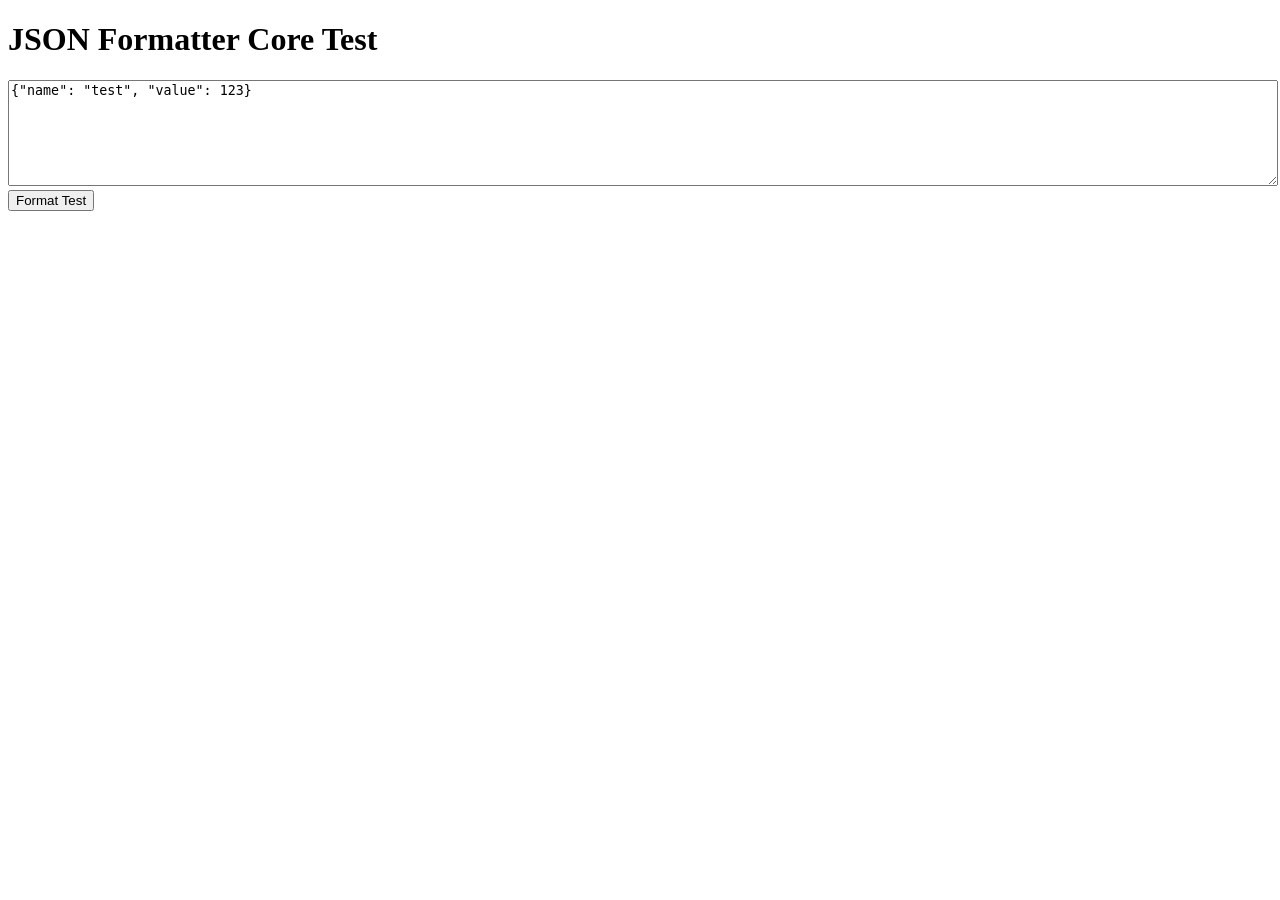
<file: test_minimal.html>
<!DOCTYPE html>
<html>
<head>
    <title>JSON Formatter Test</title>
</head>
<body>
    <h1>JSON Formatter Core Test</h1>
    <textarea id="json-input" style="width: 100%; height: 100px">{"name": "test", "value": 123}</textarea>
    <button onclick="testFormat()">Format Test</button>
    <pre id="output"></pre>
    
    <script>
    function testFormat() {
        try {
            const input = document.getElementById('json-input').value;
            const parsed = JSON.parse(input);
            const formatted = JSON.stringify(parsed, null, 2);
            document.getElementById('output').textContent = formatted;
            console.log('✅ Core formatting works');
        } catch (e) {
            document.getElementById('output').textContent = 'Error: ' + e.message;
            console.error('❌ Error:', e);
        }
    }
    
    // Test if basic JS works
    console.log('✅ Basic JS loaded');
    </script>
</body>
</html>
</file>
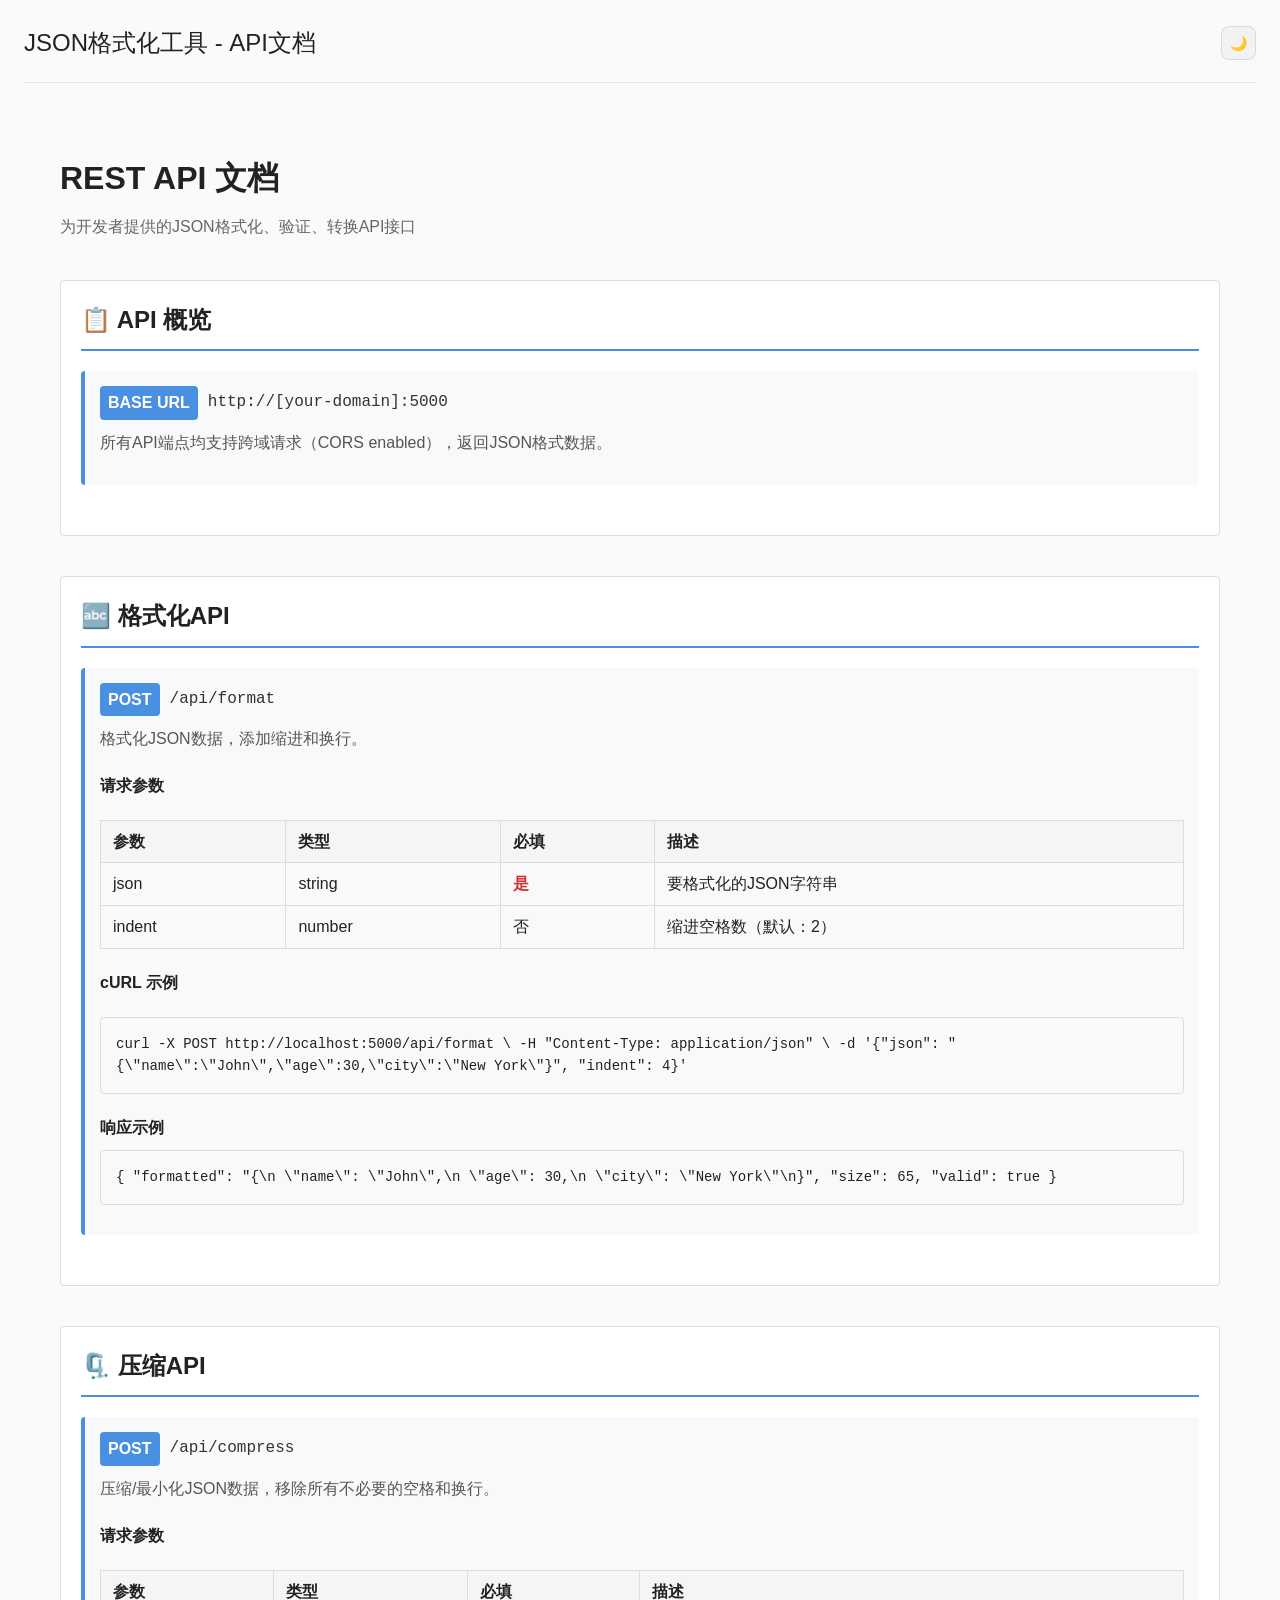
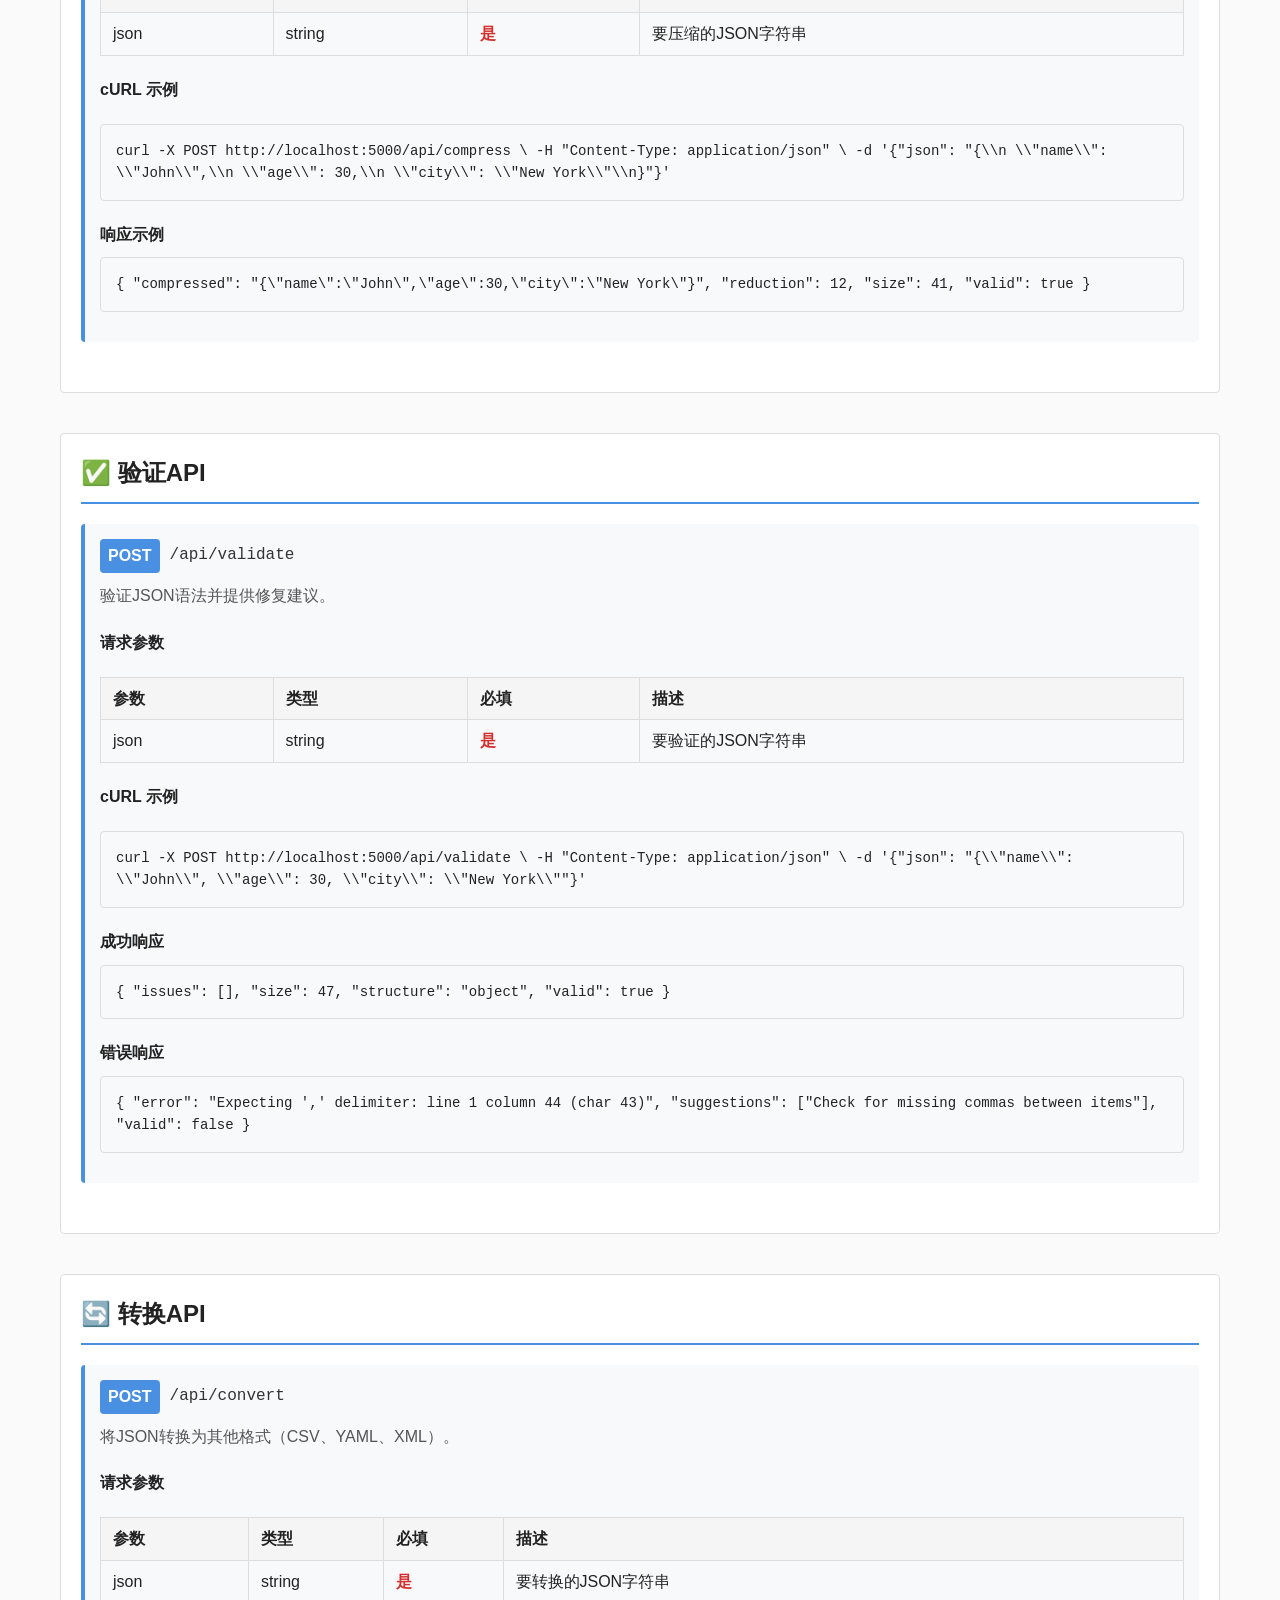
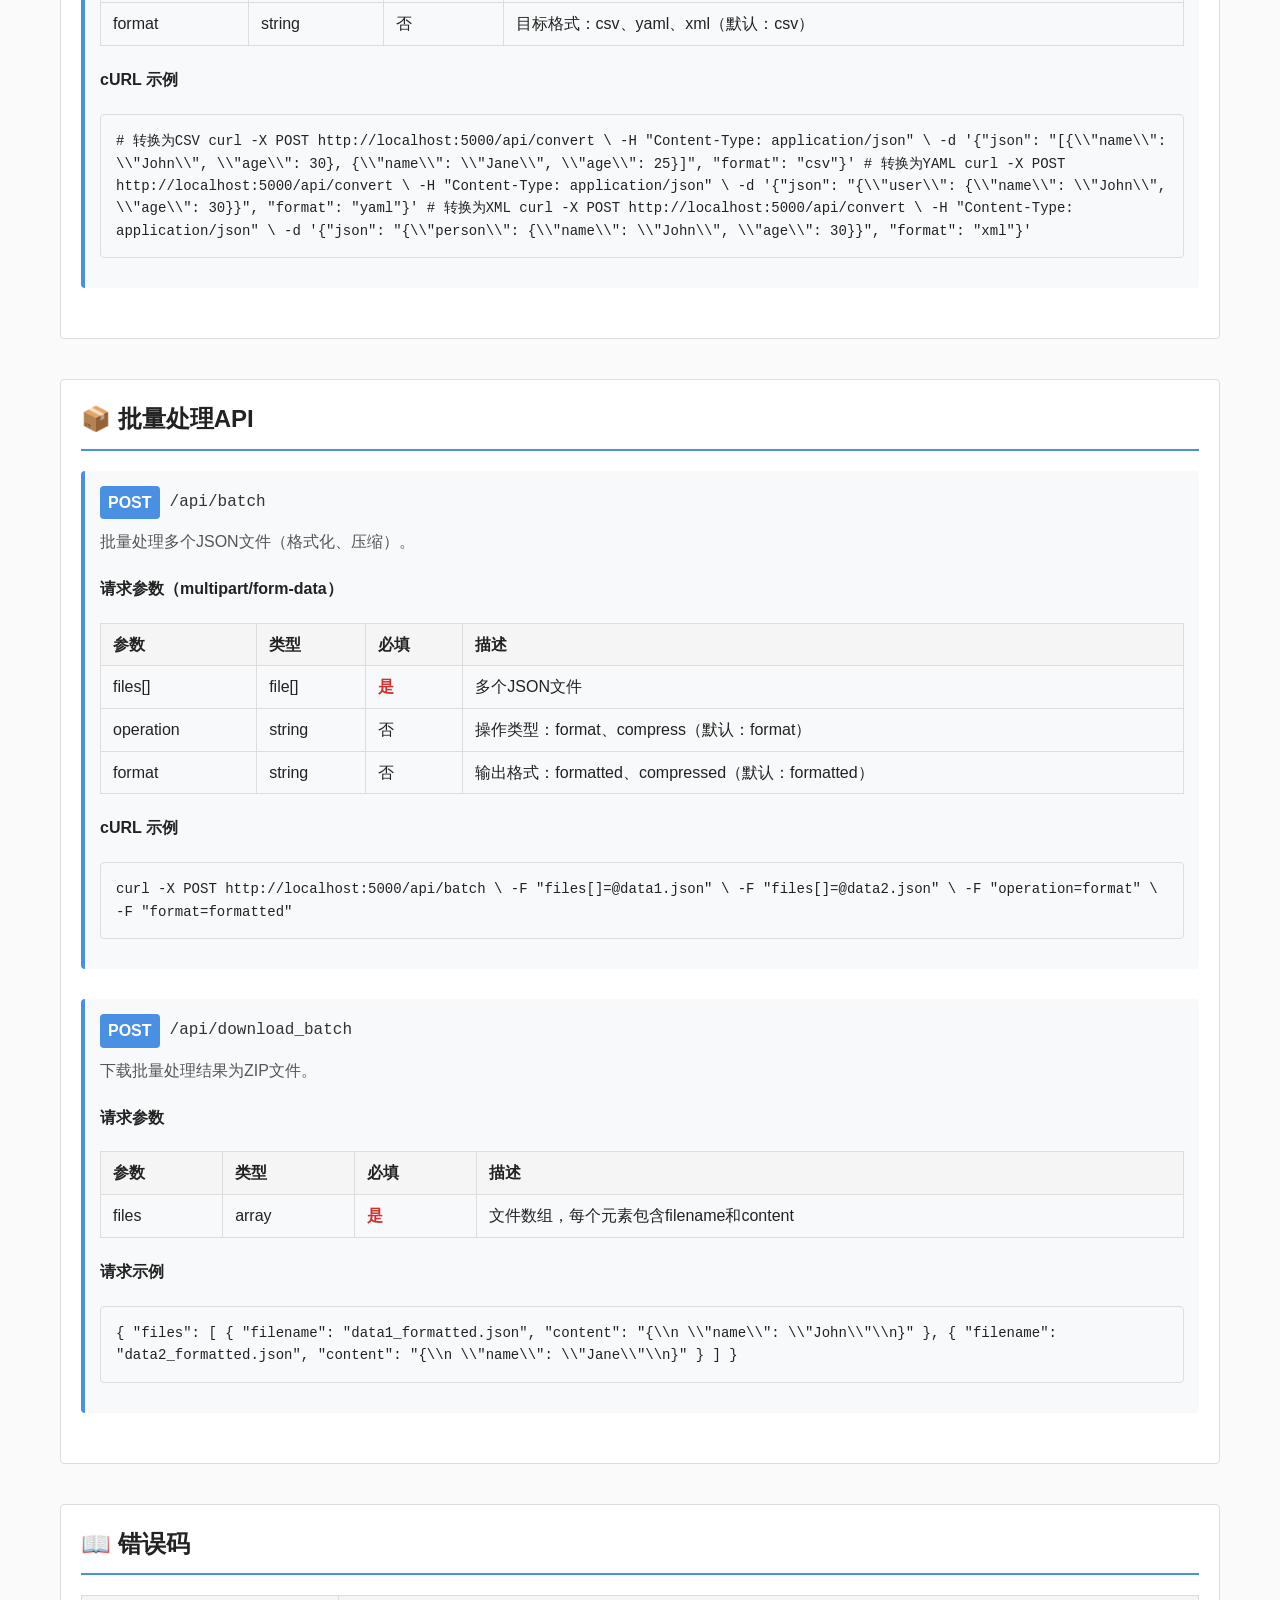
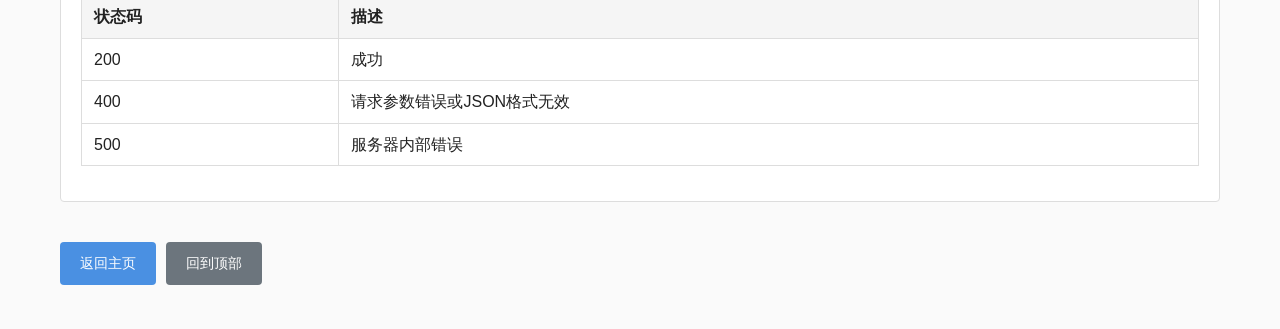
<file: templates/api_docs.html>
<!DOCTYPE html>
<html lang="zh-CN">
<head>
    <meta charset="UTF-8">
    <meta name="viewport" content="width=device-width, initial-scale=1.0">
    <title>JSON格式化工具 - API文档</title>
    <link rel="stylesheet" href="/static/style.minimal.css">
    <style>
        .api-container {
            max-width: 1200px;
            margin: 0 auto;
            padding: 20px;
        }
        
        .api-header {
            margin-bottom: 40px;
        }
        
        .api-header h1 {
            margin-bottom: 10px;
        }
        
        .api-header .subtitle {
            color: #666;
            font-size: 16px;
        }
        
        .api-section {
            margin-bottom: 40px;
            padding: 20px;
            background-color: white;
            border: 1px solid #ddd;
            border-radius: 4px;
        }
        
        body.dark-theme .api-section {
            background-color: #2d2d2d;
            border-color: #444;
        }
        
        .api-section h2 {
            margin-top: 0;
            margin-bottom: 20px;
            padding-bottom: 10px;
            border-bottom: 2px solid #4a90e2;
        }
        
        .endpoint {
            margin-bottom: 30px;
            padding: 15px;
            background-color: #f8f9fa;
            border-left: 4px solid #4a90e2;
            border-radius: 4px;
        }
        
        body.dark-theme .endpoint {
            background-color: #363636;
        }
        
        .endpoint-header {
            display: flex;
            align-items: center;
            margin-bottom: 10px;
        }
        
        .method {
            display: inline-block;
            padding: 4px 8px;
            background-color: #4a90e2;
            color: white;
            border-radius: 4px;
            font-weight: bold;
            margin-right: 10px;
        }
        
        .path {
            font-family: monospace;
            font-size: 16px;
            color: #333;
        }
        
        body.dark-theme .path {
            color: #e0e0e0;
        }
        
        .endpoint-desc {
            margin-bottom: 15px;
            color: #555;
        }
        
        body.dark-theme .endpoint-desc {
            color: #ccc;
        }
        
        .param-table {
            width: 100%;
            border-collapse: collapse;
            margin-bottom: 15px;
        }
        
        .param-table th, .param-table td {
            padding: 8px 12px;
            text-align: left;
            border: 1px solid #ddd;
        }
        
        body.dark-theme .param-table th,
        body.dark-theme .param-table td {
            border-color: #444;
        }
        
        .param-table th {
            background-color: #f5f5f5;
            font-weight: bold;
        }
        
        body.dark-theme .param-table th {
            background-color: #363636;
        }
        
        .required {
            color: #d32f2f;
            font-weight: bold;
        }
        
        .code-block {
            background-color: #f8f9fa;
            border: 1px solid #ddd;
            border-radius: 4px;
            padding: 15px;
            font-family: "Monaco", "Menlo", "Ubuntu Mono", monospace;
            font-size: 14px;
            overflow-x: auto;
            margin-bottom: 15px;
        }
        
        body.dark-theme .code-block {
            background-color: #2d2d2d;
            border-color: #444;
        }
        
        .response-example {
            margin-top: 20px;
        }
        
        .response-example h4 {
            margin-bottom: 10px;
        }
        
        .nav-buttons {
            margin-top: 30px;
            display: flex;
            gap: 10px;
        }
        
        .nav-btn {
            padding: 10px 20px;
            background-color: #4a90e2;
            color: white;
            border: none;
            border-radius: 4px;
            cursor: pointer;
            text-decoration: none;
            display: inline-block;
            font-size: 14px;
        }
        
        .nav-btn:hover {
            background-color: #357abd;
        }
        
        .nav-btn.secondary {
            background-color: #6c757d;
        }
        
        .nav-btn.secondary:hover {
            background-color: #5a6268;
        }
    </style>
</head>
<body>
    <div class="container">
        <div class="header">
            <h1>JSON格式化工具 - API文档</h1>
            <button id="theme-toggle" class="theme-toggle" title="切换主题">🌙</button>
        </div>
        
        <div class="api-container">
            <div class="api-header">
                <h1>REST API 文档</h1>
                <div class="subtitle">
                    为开发者提供的JSON格式化、验证、转换API接口
                </div>
            </div>
            
            <div class="api-section">
                <h2>📋 API 概览</h2>
                <div class="endpoint">
                    <div class="endpoint-header">
                        <span class="method">BASE URL</span>
                        <span class="path">http://[your-domain]:5000</span>
                    </div>
                    <div class="endpoint-desc">
                        所有API端点均支持跨域请求（CORS enabled），返回JSON格式数据。
                    </div>
                </div>
            </div>
            
            <div class="api-section">
                <h2>🔤 格式化API</h2>
                
                <div class="endpoint">
                    <div class="endpoint-header">
                        <span class="method">POST</span>
                        <span class="path">/api/format</span>
                    </div>
                    <div class="endpoint-desc">
                        格式化JSON数据，添加缩进和换行。
                    </div>
                    
                    <h4>请求参数</h4>
                    <table class="param-table">
                        <thead>
                            <tr>
                                <th>参数</th>
                                <th>类型</th>
                                <th>必填</th>
                                <th>描述</th>
                            </tr>
                        </thead>
                        <tbody>
                            <tr>
                                <td>json</td>
                                <td>string</td>
                                <td><span class="required">是</span></td>
                                <td>要格式化的JSON字符串</td>
                            </tr>
                            <tr>
                                <td>indent</td>
                                <td>number</td>
                                <td>否</td>
                                <td>缩进空格数（默认：2）</td>
                            </tr>
                        </tbody>
                    </table>
                    
                    <h4>cURL 示例</h4>
                    <div class="code-block">
curl -X POST http://localhost:5000/api/format \
  -H "Content-Type: application/json" \
  -d '{"json": "{\"name\":\"John\",\"age\":30,\"city\":\"New York\"}", "indent": 4}'
                    </div>
                    
                    <div class="response-example">
                        <h4>响应示例</h4>
                        <div class="code-block">
{
  "formatted": "{\n    \"name\": \"John\",\n    \"age\": 30,\n    \"city\": \"New York\"\n}",
  "size": 65,
  "valid": true
}
                        </div>
                    </div>
                </div>
            </div>
            
            <div class="api-section">
                <h2>🗜️ 压缩API</h2>
                
                <div class="endpoint">
                    <div class="endpoint-header">
                        <span class="method">POST</span>
                        <span class="path">/api/compress</span>
                    </div>
                    <div class="endpoint-desc">
                        压缩/最小化JSON数据，移除所有不必要的空格和换行。
                    </div>
                    
                    <h4>请求参数</h4>
                    <table class="param-table">
                        <thead>
                            <tr>
                                <th>参数</th>
                                <th>类型</th>
                                <th>必填</th>
                                <th>描述</th>
                            </tr>
                        </thead>
                        <tbody>
                            <tr>
                                <td>json</td>
                                <td>string</td>
                                <td><span class="required">是</span></td>
                                <td>要压缩的JSON字符串</td>
                            </tr>
                        </tbody>
                    </table>
                    
                    <h4>cURL 示例</h4>
                    <div class="code-block">
curl -X POST http://localhost:5000/api/compress \
  -H "Content-Type: application/json" \
  -d '{"json": "{\\n    \\"name\\": \\"John\\",\\n    \\"age\\": 30,\\n    \\"city\\": \\"New York\\"\\n}"}'
                    </div>
                    
                    <div class="response-example">
                        <h4>响应示例</h4>
                        <div class="code-block">
{
  "compressed": "{\"name\":\"John\",\"age\":30,\"city\":\"New York\"}",
  "reduction": 12,
  "size": 41,
  "valid": true
}
                        </div>
                    </div>
                </div>
            </div>
            
            <div class="api-section">
                <h2>✅ 验证API</h2>
                
                <div class="endpoint">
                    <div class="endpoint-header">
                        <span class="method">POST</span>
                        <span class="path">/api/validate</span>
                    </div>
                    <div class="endpoint-desc">
                        验证JSON语法并提供修复建议。
                    </div>
                    
                    <h4>请求参数</h4>
                    <table class="param-table">
                        <thead>
                            <tr>
                                <th>参数</th>
                                <th>类型</th>
                                <th>必填</th>
                                <th>描述</th>
                            </tr>
                        </thead>
                        <tbody>
                            <tr>
                                <td>json</td>
                                <td>string</td>
                                <td><span class="required">是</span></td>
                                <td>要验证的JSON字符串</td>
                            </tr>
                        </tbody>
                    </table>
                    
                    <h4>cURL 示例</h4>
                    <div class="code-block">
curl -X POST http://localhost:5000/api/validate \
  -H "Content-Type: application/json" \
  -d '{"json": "{\\"name\\": \\"John\\", \\"age\\": 30, \\"city\\": \\"New York\\""}'
                    </div>
                    
                    <div class="response-example">
                        <h4>成功响应</h4>
                        <div class="code-block">
{
  "issues": [],
  "size": 47,
  "structure": "object",
  "valid": true
}
                        </div>
                        
                        <h4>错误响应</h4>
                        <div class="code-block">
{
  "error": "Expecting ',' delimiter: line 1 column 44 (char 43)",
  "suggestions": ["Check for missing commas between items"],
  "valid": false
}
                        </div>
                    </div>
                </div>
            </div>
            
            <div class="api-section">
                <h2>🔄 转换API</h2>
                
                <div class="endpoint">
                    <div class="endpoint-header">
                        <span class="method">POST</span>
                        <span class="path">/api/convert</span>
                    </div>
                    <div class="endpoint-desc">
                        将JSON转换为其他格式（CSV、YAML、XML）。
                    </div>
                    
                    <h4>请求参数</h4>
                    <table class="param-table">
                        <thead>
                            <tr>
                                <th>参数</th>
                                <th>类型</th>
                                <th>必填</th>
                                <th>描述</th>
                            </tr>
                        </thead>
                        <tbody>
                            <tr>
                                <td>json</td>
                                <td>string</td>
                                <td><span class="required">是</span></td>
                                <td>要转换的JSON字符串</td>
                            </tr>
                            <tr>
                                <td>format</td>
                                <td>string</td>
                                <td>否</td>
                                <td>目标格式：csv、yaml、xml（默认：csv）</td>
                            </tr>
                        </tbody>
                    </table>
                    
                    <h4>cURL 示例</h4>
                    <div class="code-block">
# 转换为CSV
curl -X POST http://localhost:5000/api/convert \
  -H "Content-Type: application/json" \
  -d '{"json": "[{\\"name\\": \\"John\\", \\"age\\": 30}, {\\"name\\": \\"Jane\\", \\"age\\": 25}]", "format": "csv"}'

# 转换为YAML
curl -X POST http://localhost:5000/api/convert \
  -H "Content-Type: application/json" \
  -d '{"json": "{\\"user\\": {\\"name\\": \\"John\\", \\"age\\": 30}}", "format": "yaml"}'

# 转换为XML
curl -X POST http://localhost:5000/api/convert \
  -H "Content-Type: application/json" \
  -d '{"json": "{\\"person\\": {\\"name\\": \\"John\\", \\"age\\": 30}}", "format": "xml"}'
                    </div>
                </div>
            </div>
            
            <div class="api-section">
                <h2>📦 批量处理API</h2>
                
                <div class="endpoint">
                    <div class="endpoint-header">
                        <span class="method">POST</span>
                        <span class="path">/api/batch</span>
                    </div>
                    <div class="endpoint-desc">
                        批量处理多个JSON文件（格式化、压缩）。
                    </div>
                    
                    <h4>请求参数（multipart/form-data）</h4>
                    <table class="param-table">
                        <thead>
                            <tr>
                                <th>参数</th>
                                <th>类型</th>
                                <th>必填</th>
                                <th>描述</th>
                            </tr>
                        </thead>
                        <tbody>
                            <tr>
                                <td>files[]</td>
                                <td>file[]</td>
                                <td><span class="required">是</span></td>
                                <td>多个JSON文件</td>
                            </tr>
                            <tr>
                                <td>operation</td>
                                <td>string</td>
                                <td>否</td>
                                <td>操作类型：format、compress（默认：format）</td>
                            </tr>
                            <tr>
                                <td>format</td>
                                <td>string</td>
                                <td>否</td>
                                <td>输出格式：formatted、compressed（默认：formatted）</td>
                            </tr>
                        </tbody>
                    </table>
                    
                    <h4>cURL 示例</h4>
                    <div class="code-block">
curl -X POST http://localhost:5000/api/batch \
  -F "files[]=@data1.json" \
  -F "files[]=@data2.json" \
  -F "operation=format" \
  -F "format=formatted"
                    </div>
                </div>
                
                <div class="endpoint">
                    <div class="endpoint-header">
                        <span class="method">POST</span>
                        <span class="path">/api/download_batch</span>
                    </div>
                    <div class="endpoint-desc">
                        下载批量处理结果为ZIP文件。
                    </div>
                    
                    <h4>请求参数</h4>
                    <table class="param-table">
                        <thead>
                            <tr>
                                <th>参数</th>
                                <th>类型</th>
                                <th>必填</th>
                                <th>描述</th>
                            </tr>
                        </thead>
                        <tbody>
                            <tr>
                                <td>files</td>
                                <td>array</td>
                                <td><span class="required">是</span></td>
                                <td>文件数组，每个元素包含filename和content</td>
                            </tr>
                        </tbody>
                    </table>
                    
                    <h4>请求示例</h4>
                    <div class="code-block">
{
  "files": [
    {
      "filename": "data1_formatted.json",
      "content": "{\\n  \\"name\\": \\"John\\"\\n}"
    },
    {
      "filename": "data2_formatted.json",
      "content": "{\\n  \\"name\\": \\"Jane\\"\\n}"
    }
  ]
}
                    </div>
                </div>
            </div>
            
            <div class="api-section">
                <h2>📖 错误码</h2>
                <table class="param-table">
                    <thead>
                        <tr>
                            <th>状态码</th>
                            <th>描述</th>
                        </tr>
                    </thead>
                    <tbody>
                        <tr>
                            <td>200</td>
                            <td>成功</td>
                        </tr>
                        <tr>
                            <td>400</td>
                            <td>请求参数错误或JSON格式无效</td>
                        </tr>
                        <tr>
                            <td>500</td>
                            <td>服务器内部错误</td>
                        </tr>
                    </tbody>
                </table>
            </div>
            
            <div class="nav-buttons">
                <a href="/" class="nav-btn">返回主页</a>
                <a href="#top" class="nav-btn secondary">回到顶部</a>
            </div>
        </div>
    </div>
    
    <script src="/static/app.js"></script>
    <script>
        // Initialize theme
        const savedTheme = localStorage.getItem('json-formatter-theme');
        if (savedTheme === 'dark') {
            document.body.classList.add('dark-theme');
            document.getElementById('theme-toggle').textContent = '☀️';
        } else {
            document.getElementById('theme-toggle').textContent = '🌙';
        }
        
        // Theme toggle functionality
        document.getElementById('theme-toggle').addEventListener('click', function() {
            const body = document.body;
            const themeToggle = document.getElementById('theme-toggle');
            
            if (body.classList.contains('dark-theme')) {
                body.classList.remove('dark-theme');
                themeToggle.textContent = '🌙';
                localStorage.setItem('json-formatter-theme', 'light');
            } else {
                body.classList.add('dark-theme');
                themeToggle.textContent = '☀️';
                localStorage.setItem('json-formatter-theme', 'dark');
            }
        });
    </script>
</body>
</html>
</file>
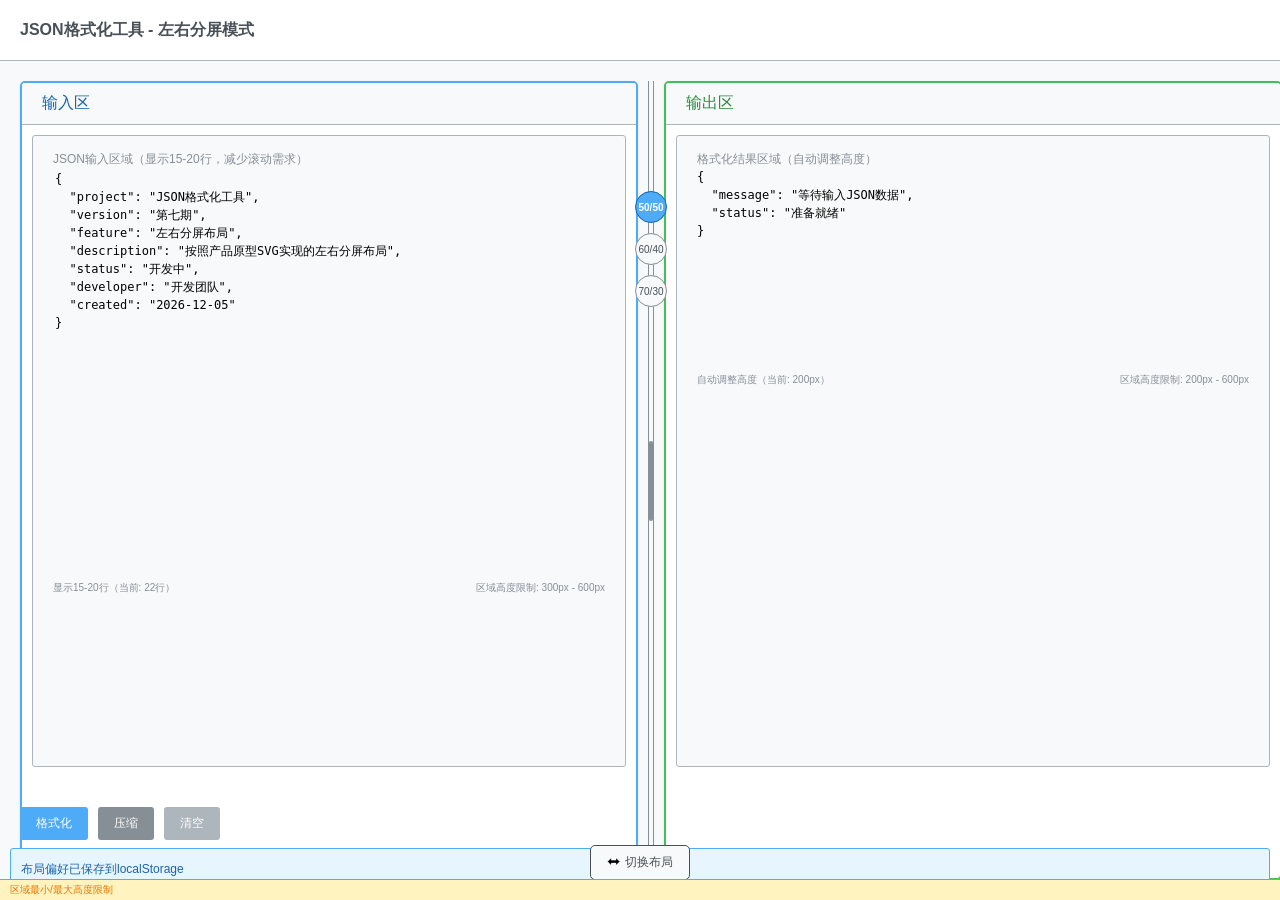
<file: templates/split_layout.html>
<!DOCTYPE html>
<html lang="zh-CN">
<head>
    <meta charset="UTF-8">
    <meta name="viewport" content="width=device-width, initial-scale=1.0">
    <title>JSON格式化工具 - 第七期：左右分屏布局</title>
    <link rel="stylesheet" href="/static/style.split.css">
    <style>
        /* 内联样式确保原型一致性 */
        body {
            margin: 0;
            padding: 0;
            font-family: Arial, sans-serif;
            background-color: #f8f9fa;
        }
        
        /* 原型中的精确颜色 */
        .prototype-blue { color: #4dabf7; }
        .prototype-green { color: #40c057; }
        .prototype-gray-light { color: #adb5bd; }
        .prototype-gray-medium { color: #868e96; }
        .prototype-gray-dark { color: #495057; }
        .prototype-blue-dark { color: #1864ab; }
        .prototype-green-dark { color: #2b8a3e; }
        
        .prototype-bg-light { background-color: #f8f9fa; }
        .prototype-bg-white { background-color: #ffffff; }
        .prototype-bg-blue-light { background-color: #e7f5ff; }
    </style>
</head>
<body>
    <div class="split-container" id="splitContainer">
        <!-- 头部区域 -->
        <header class="split-header">
            <h1 class="header-title">JSON格式化工具 - 左右分屏模式</h1>
        </header>

        <!-- 主内容区域 -->
        <main class="split-main">
            <!-- 标签说明 -->
            <div class="label-container">
                <div class="left-label">可拖动调整宽度</div>
                <div class="right-label">实时同步预览</div>
            </div>
            
            <!-- 箭头指示 -->
            <div class="arrow-container">
                <svg width="20" height="10">
                    <line x1="10" y1="0" x2="10" y2="10" stroke="#495057" stroke-width="1" class="arrow-line"/>
                    <line x1="5" y1="5" x2="10" y2="10" stroke="#495057" stroke-width="1" class="arrow-line"/>
                    <line x1="15" y1="5" x2="10" y2="10" stroke="#495057" stroke-width="1" class="arrow-line"/>
                </svg>
            </div>

            <!-- 左侧输入区 -->
            <section class="input-panel" id="inputPanel">
                <div class="input-panel-header">
                    <h2 class="input-panel-title prototype-blue-dark">输入区</h2>
                </div>
                <div class="input-area" id="inputArea">
                    <p class="input-placeholder">JSON输入区域（显示15-20行，减少滚动需求）</p>
                    <textarea id="jsonInput" class="json-input" placeholder='在此输入JSON数据，例如：
{
  "name": "示例数据",
  "version": "1.0",
  "data": {
    "items": ["项目1", "项目2", "项目3"],
    "count": 3,
    "active": true
  }
}' style="width: 100%; height: 400px; border: none; background: transparent; font-family: monospace; font-size: 12px; resize: none; outline: none; line-height: 1.5;"></textarea>
                    <div class="input-info" style="font-size: 10px; color: #868e96; margin-top: 5px; display: flex; justify-content: space-between;">
                        <span>显示15-20行</span>
                        <span>区域最小高度: 300px / 最大高度: 600px</span>
                    </div>
                </div>
            </section>

            <!-- 分屏线 -->
            <div class="splitter" id="splitter">
                <div class="splitter-handle"></div>
                
                <!-- 比例指示器 -->
                <div class="ratio-indicator">
                    <div class="ratio-circle" data-ratio="0.5" title="50/50 比例">
                        <span class="ratio-text">50/50</span>
                    </div>
                    <div class="ratio-circle" data-ratio="0.6" title="60/40 比例">
                        <span class="ratio-text">60/40</span>
                    </div>
                    <div class="ratio-circle" data-ratio="0.7" title="70/30 比例">
                        <span class="ratio-text">70/30</span>
                    </div>
                </div>
            </div>

            <!-- 右侧输出区 -->
            <section class="output-panel" id="outputPanel">
                <div class="output-panel-header">
                    <h2 class="output-panel-title prototype-green-dark">输出区</h2>
                </div>
                <div class="output-area" id="outputArea">
                    <p class="output-placeholder">格式化结果区域（自动调整高度）</p>
                    <pre id="jsonOutput" class="json-output" style="font-family: monospace; font-size: 12px; margin: 0; white-space: pre-wrap; word-break: break-word; line-height: 1.5;">{
  "message": "等待输入JSON数据",
  "status": "准备就绪"
}</pre>
                    <div class="output-info" style="font-size: 10px; color: #868e96; margin-top: 5px; display: flex; justify-content: space-between;">
                        <span>自动调整高度</span>
                        <span>区域最小高度: 200px / 最大高度: 600px</span>
                    </div>
                </div>
            </section>

            <!-- 布局切换按钮 -->
            <button class="layout-toggle-btn" id="layoutToggleBtn">
                <span>⬌</span>
                <span class="layout-toggle-text">切换布局</span>
            </button>

            <!-- 存储状态指示器 -->
            <div class="storage-status" id="storageStatus">
                <p class="storage-status-text">布局偏好已保存到localStorage</p>
            </div>
            
            <!-- 响应式指示器（移动端适配） -->
            <div class="responsive-indicator" id="responsiveIndicator" style="display: none; position: absolute; top: 10px; right: 10px; z-index: 100; padding: 5px 10px; background-color: #e7f5ff; border: 1px solid #4dabf7; border-radius: 3px;">
                <p class="responsive-indicator-text" style="font-size: 10px; color: #1864ab; margin: 0;">检测到窄屏幕，自动切换布局</p>
            </div>
            
            <!-- 高度限制指示器 -->
            <div class="height-limit-indicator" id="heightLimitIndicator" style="position: absolute; bottom: 0; left: 0; right: 0; z-index: 90; padding: 3px 10px; background-color: #fff3bf; border-top: 1px solid #f08c00;">
                <p class="height-limit-indicator-text" style="font-size: 10px; color: #e67700; margin: 0;">区域最小/最大高度限制</p>
            </div>
        </main>
    </div>

    <!-- 功能按钮区域 -->
    <div style="position: fixed; bottom: 60px; left: 20px; z-index: 100; display: flex; gap: 10px;">
        <button id="formatBtn" style="padding: 8px 16px; background-color: #4dabf7; color: white; border: none; border-radius: 3px; cursor: pointer; font-size: 12px;">
            格式化
        </button>
        <button id="compressBtn" style="padding: 8px 16px; background-color: #868e96; color: white; border: none; border-radius: 3px; cursor: pointer; font-size: 12px;">
            压缩
        </button>
        <button id="clearBtn" style="padding: 8px 16px; background-color: #adb5bd; color: white; border: none; border-radius: 3px; cursor: pointer; font-size: 12px;">
            清空
        </button>
    </div>

    <!-- JavaScript -->
    <script src="/static/split_layout.js"></script>
</body>
</html>
</file>
<file: static/style.minimal.css>
/* 极简风格优化 - 任务483 */

/* 1. 整体极简化 */
* {
    box-sizing: border-box;
}

body {
    font-family: -apple-system, BlinkMacSystemFont, "Segoe UI", Roboto, sans-serif;
    background: #fafafa;
    color: #222;
    line-height: 1.6;
    margin: 0;
    padding: 24px;
    min-height: 100vh;
}

body.dark-theme {
    background: #111;
    color: #eee;
}

/* 2. 容器极简化 */
.container {
    max-width: 1600px;
    margin: 0 auto;
}

/* 3. 头部极简化 */
.header {
    display: flex;
    justify-content: space-between;
    align-items: center;
    padding-bottom: 20px;
    margin-bottom: 28px;
    border-bottom: 1px solid rgba(0, 0, 0, 0.08);
}

body.dark-theme .header {
    border-bottom-color: rgba(255, 255, 255, 0.1);
}

.header h1 {
    font-size: 24px;
    font-weight: 500;
    margin: 0;
    color: #222;
}

body.dark-theme .header h1 {
    color: #eee;
}

/* 4. 主布局极简化 */
.main-layout {
    display: flex;
    gap: 24px;
    height: calc(100vh - 140px);
}

/* 5. 历史面板极简化 */
.history-panel {
    width: 260px;
    background: white;
    border: 1px solid rgba(0, 0, 0, 0.08);
    border-radius: 12px;
    overflow: hidden;
    display: flex;
    flex-direction: column;
}

body.dark-theme .history-panel {
    background: #1a1a1a;
    border-color: rgba(255, 255, 255, 0.1);
}

.history-header {
    padding: 16px;
    border-bottom: 1px solid rgba(0, 0, 0, 0.05);
    background: rgba(0, 0, 0, 0.02);
}

body.dark-theme .history-header {
    background: rgba(255, 255, 255, 0.02);
    border-bottom-color: rgba(255, 255, 255, 0.05);
}

.history-header h3 {
    font-size: 14px;
    font-weight: 500;
    color: #666;
    margin: 0;
}

body.dark-theme .history-header h3 {
    color: #aaa;
}

.history-list {
    flex: 1;
    padding: 12px;
    overflow-y: auto;
}

.history-item {
    padding: 10px 12px;
    margin-bottom: 8px;
    background: rgba(0, 0, 0, 0.02);
    border: 1px solid rgba(0, 0, 0, 0.05);
    border-radius: 8px;
    cursor: pointer;
    transition: all 0.2s;
}

.history-item:hover {
    background: rgba(0, 0, 0, 0.05);
    border-color: rgba(0, 0, 0, 0.1);
}

body.dark-theme .history-item {
    background: rgba(255, 255, 255, 0.02);
    border-color: rgba(255, 255, 255, 0.05);
}

body.dark-theme .history-item:hover {
    background: rgba(255, 255, 255, 0.05);
    border-color: rgba(255, 255, 255, 0.1);
}

.history-item.active {
    background: rgba(74, 144, 226, 0.1);
    border-color: #4a90e2;
}

body.dark-theme .history-item.active {
    background: rgba(130, 170, 255, 0.1);
    border-color: #82aaff;
}

/* 6. 工作区极简化 */
.work-area {
    flex: 1;
    display: flex;
    flex-direction: column;
    gap: 24px;
}

.input-section, .output-section {
    flex: 1;
    background: white;
    border: 1px solid rgba(0, 0, 0, 0.08);
    border-radius: 12px;
    padding: 24px;
    display: flex;
    flex-direction: column;
}

body.dark-theme .input-section,
body.dark-theme .output-section {
    background: #1a1a1a;
    border-color: rgba(255, 255, 255, 0.1);
}

.input-section h2, .output-section h2 {
    font-size: 14px;
    font-weight: 500;
    color: #666;
    margin: 0 0 16px 0;
    text-transform: uppercase;
    letter-spacing: 0.5px;
}

body.dark-theme .input-section h2,
body.dark-theme .output-section h2 {
    color: #aaa;
}

/* 7. 输入框极简化 */
#json-input {
    flex: 1;
    padding: 16px;
    font-family: "SF Mono", Monaco, Menlo, monospace;
    font-size: 13px;
    line-height: 1.7;
    background: #fafafa;
    border: 1px solid rgba(0, 0, 0, 0.1);
    border-radius: 8px;
    color: #222;
    resize: none;
    outline: none;
    transition: all 0.2s;
}

#json-input:focus {
    border-color: #4a90e2;
    background: white;
    box-shadow: 0 0 0 3px rgba(74, 144, 226, 0.1);
}

body.dark-theme #json-input {
    background: #0a0a0a;
    border-color: rgba(255, 255, 255, 0.15);
    color: #eee;
}

body.dark-theme #json-input:focus {
    background: #111;
    border-color: #82aaff;
    box-shadow: 0 0 0 3px rgba(130, 170, 255, 0.1);
}

/* 8. 按钮极简化 */
#format-btn {
    margin-top: 16px;
    padding: 12px 24px;
    background: #4a90e2;
    color: white;
    border: none;
    border-radius: 8px;
    font-size: 14px;
    font-weight: 500;
    cursor: pointer;
    transition: all 0.2s;
}

#format-btn:hover {
    background: #357abd;
    transform: translateY(-1px);
    box-shadow: 0 4px 12px rgba(74, 144, 226, 0.2);
}

body.dark-theme #format-btn {
    background: #82aaff;
    color: #111;
}

body.dark-theme #format-btn:hover {
    background: #6699ff;
}

/* 9. 操作栏极简化 */
.operations {
    display: flex;
    gap: 8px;
    margin-bottom: 16px;
}

.operation-btn {
    padding: 8px 16px;
    background: rgba(0, 0, 0, 0.03);
    border: 1px solid rgba(0, 0, 0, 0.1);
    border-radius: 6px;
    color: #666;
    font-size: 13px;
    font-weight: 500;
    cursor: pointer;
    transition: all 0.2s;
}

.operation-btn:hover {
    background: rgba(0, 0, 0, 0.06);
    border-color: rgba(0, 0, 0, 0.15);
}

.operation-btn.active {
    background: #4a90e2;
    border-color: #4a90e2;
    color: white;
}

body.dark-theme .operation-btn {
    background: rgba(255, 255, 255, 0.03);
    border-color: rgba(255, 255, 255, 0.1);
    color: #aaa;
}

body.dark-theme .operation-btn:hover {
    background: rgba(255, 255, 255, 0.06);
    border-color: rgba(255, 255, 255, 0.15);
}

body.dark-theme .operation-btn.active {
    background: #82aaff;
    border-color: #82aaff;
    color: #111;
}

/* 10. 输出区域极简化 */
.output-header {
    display: flex;
    justify-content: space-between;
    align-items: center;
    margin-bottom: 16px;
}

.output-view-switcher {
    display: flex;
    gap: 8px;
}

.view-btn {
    padding: 6px 12px;
    background: rgba(0, 0, 0, 0.03);
    border: 1px solid rgba(0, 0, 0, 0.1);
    border-radius: 6px;
    color: #666;
    font-size: 13px;
    font-weight: 500;
    cursor: pointer;
    transition: all 0.2s;
}

.view-btn:hover {
    background: rgba(0, 0, 0, 0.06);
}

.view-btn.active {
    background: #4a90e2;
    border-color: #4a90e2;
    color: white;
}

body.dark-theme .view-btn {
    background: rgba(255, 255, 255, 0.03);
    border-color: rgba(255, 255, 255, 0.1);
    color: #aaa;
}

body.dark-theme .view-btn:hover {
    background: rgba(255, 255, 255, 0.06);
}

body.dark-theme .view-btn.active {
    background: #82aaff;
    border-color: #82aaff;
    color: #111;
}

/* 11. 下拉菜单极简化 */
.converter-dropdown, .codegen-dropdown {
    position: relative;
    display: inline-block;
}

.converter-menu, .codegen-menu {
    position: absolute;
    top: 100%;
    left: 0;
    background: white;
    border: 1px solid rgba(0, 0, 0, 0.1);
    border-radius: 8px;
    box-shadow: 0 4px 12px rgba(0, 0, 0, 0.1);
    min-width: 120px;
    display: none;
    z-index: 1000;
}

body.dark-theme .converter-menu,
body.dark-theme .codegen-menu {
    background: #222;
    border-color: rgba(255, 255, 255, 0.1);
    box-shadow: 0 4px 12px rgba(0, 0, 0, 0.3);
}

.converter-dropdown:hover .converter-menu,
.codegen-dropdown:hover .codegen-menu {
    display: block;
}

.converter-option, .codegen-option {
    display: block;
    width: 100%;
    padding: 8px 12px;
    background: none;
    border: none;
    text-align: left;
    color: #666;
    font-size: 13px;
    cursor: pointer;
    transition: all 0.2s;
}

.converter-option:hover, .codegen-option:hover {
    background: rgba(0, 0, 0, 0.05);
}

body.dark-theme .converter-option,
body.dark-theme .codegen-option {
    color: #aaa;
}

body.dark-theme .converter-option:hover,
body.dark-theme .codegen-option:hover {
    background: rgba(255, 255, 255, 0.05);
}

/* 12. 输出内容极简化 */
.view-content pre {
    flex: 1;
    padding: 16px;
    margin: 0;
    font-family: "SF Mono", Monaco, Menlo, monospace;
    font-size: 13px;
    line-height: 1.7;
    background: #fafafa;
    border: 1px solid rgba(0, 0, 0, 0.1);
    border-radius: 8px;
    overflow: auto;
    white-space: pre-wrap;
}

body.dark-theme .view-content pre {
    background: #0a0a0a;
    border-color: rgba(255, 255, 255, 0.15);
    color: #eee;
}

/* 13. JSON语法高亮极简化 */
.json-key {
    color: #4a90e2;
}

.json-string {
    color: #2e7d32;
}

.json-number {
    color: #f57c00;
}

.json-boolean {
    color: #9c27b0;
}

.json-null {
    color: #757575;
}

body.dark-theme .json-key {
    color: #82aaff;
}

body.dark-theme .json-string {
    color: #c3e88d;
}

body.dark-theme .json-number {
    color: #f78c6c;
}

body.dark-theme .json-boolean {
    color: #c792ea;
}

body.dark-theme .json-null {
    color: #999;
}

/* 确保代码生成输出也有主题适配 */
body.dark-theme pre#typescript-output,
body.dark-theme pre#python-output,
body.dark-theme pre#java-output,
body.dark-theme pre#go-output,
body.dark-theme pre#csv-output,
body.dark-theme pre#yaml-output,
body.dark-theme pre#tsv-output,
body.dark-theme pre#xml-output {
    background-color: #0a0a0a;
    border-color: rgba(255, 255, 255, 0.15);
    color: #eee;
}

/* 14. 复制按钮极简化 */
.copy-btn {
    padding: 6px 12px;
    background: rgba(0, 0, 0, 0.03);
    border: 1px solid rgba(0, 0, 0, 0.1);
    border-radius: 6px;
    color: #666;
    font-size: 13px;
    font-weight: 500;
    cursor: pointer;
    transition: all 0.2s;
}

.copy-btn:hover:not(:disabled) {
    background: rgba(0, 0, 0, 0.06);
    border-color: rgba(0, 0, 0, 0.15);
}

.copy-btn:disabled {
    opacity: 0.5;
    cursor: not-allowed;
}

body.dark-theme .copy-btn {
    background: rgba(255, 255, 255, 0.03);
    border-color: rgba(255, 255, 255, 0.1);
    color: #aaa;
}

body.dark-theme .copy-btn:hover:not(:disabled) {
    background: rgba(255, 255, 255, 0.06);
    border-color: rgba(255, 255, 255, 0.15);
}

/* 15. 工具按钮极简化 */
.header-buttons {
    display: flex;
    gap: 8px;
    align-items: center;
}

.theme-toggle, .api-docs-btn {
    padding: 8px;
    background: rgba(0, 0, 0, 0.03);
    border: 1px solid rgba(0, 0, 0, 0.1);
    border-radius: 8px;
    color: #666;
    font-size: 14px;
    cursor: pointer;
    transition: all 0.2s;
    text-decoration: none;
}

.theme-toggle:hover, .api-docs-btn:hover {
    background: rgba(0, 0, 0, 0.06);
    border-color: rgba(0, 0, 0, 0.15);
}

body.dark-theme .theme-toggle,
body.dark-theme .api-docs-btn {
    background: rgba(255, 255, 255, 0.03);
    border-color: rgba(255, 255, 255, 0.1);
    color: #aaa;
}

body.dark-theme .theme-toggle:hover,
body.dark-theme .api-docs-btn:hover {
    background: rgba(255, 255, 255, 0.06);
    border-color: rgba(255, 255, 255, 0.15);
}

/* 模式切换按钮 */
.mode-switcher {
    display: flex;
    gap: 4px;
    margin-right: 8px;
}

.mode-btn {
    padding: 6px 12px;
    background: rgba(0, 0, 0, 0.03);
    border: 1px solid rgba(0, 0, 0, 0.1);
    border-radius: 6px;
    color: #666;
    font-size: 13px;
    font-weight: 500;
    cursor: pointer;
    transition: all 0.2s;
}

.mode-btn:hover {
    background: rgba(0, 0, 0, 0.06);
}

.mode-btn.active {
    background: #4a90e2;
    border-color: #4a90e2;
    color: white;
}

body.dark-theme .mode-btn {
    background: rgba(255, 255, 255, 0.03);
    border-color: rgba(255, 255, 255, 0.1);
    color: #aaa;
}

body.dark-theme .mode-btn:hover {
    background: rgba(255, 255, 255, 0.06);
}

body.dark-theme .mode-btn.active {
    background: #82aaff;
    border-color: #82aaff;
    color: #111;
}

/* Markdown工具栏 */
.markdown-toolbar {
    display: flex;
    gap: 8px;
}

/* Markdown渲染样式 */
.markdown-render {
    flex: 1;
    padding: 16px;
    background: #fafafa;
    border: 1px solid rgba(0, 0, 0, 0.1);
    border-radius: 8px;
    overflow: auto;
    line-height: 1.8;
}

body.dark-theme .markdown-render {
    background: #0a0a0a;
    border-color: rgba(255, 255, 255, 0.15);
    color: #eee;
}

.markdown-render h1,
.markdown-render h2,
.markdown-render h3,
.markdown-render h4,
.markdown-render h5,
.markdown-render h6 {
    margin: 16px 0 8px 0;
    font-weight: 600;
    line-height: 1.4;
    border-bottom: 1px solid rgba(0, 0, 0, 0.1);
    padding-bottom: 4px;
}

body.dark-theme .markdown-render h1,
body.dark-theme .markdown-render h2,
body.dark-theme .markdown-render h3,
body.dark-theme .markdown-render h4,
body.dark-theme .markdown-render h5,
body.dark-theme .markdown-render h6 {
    border-bottom-color: rgba(255, 255, 255, 0.1);
}

.markdown-render h1 { font-size: 2em; }
.markdown-render h2 { font-size: 1.5em; }
.markdown-render h3 { font-size: 1.25em; }
.markdown-render h4 { font-size: 1.125em; }
.markdown-render h5 { font-size: 1em; }
.markdown-render h6 { font-size: 0.875em; }

.markdown-render p {
    margin: 8px 0;
}

.markdown-render strong {
    font-weight: 600;
}

.markdown-render em {
    font-style: italic;
}

.markdown-render del {
    text-decoration: line-through;
    color: #666;
}

body.dark-theme .markdown-render del {
    color: #999;
}

.markdown-render ul,
.markdown-render ol {
    margin: 8px 0;
    padding-left: 24px;
}

.markdown-render li {
    margin: 4px 0;
}

.markdown-render li.task {
    list-style: none;
    margin-left: -24px;
}

.markdown-render li.task input {
    margin-right: 8px;
}

.markdown-render blockquote {
    margin: 8px 0;
    padding: 8px 16px;
    border-left: 4px solid #4a90e2;
    background: rgba(74, 144, 226, 0.05);
    color: #666;
}

body.dark-theme .markdown-render blockquote {
    border-left-color: #82aaff;
    background: rgba(130, 170, 255, 0.05);
    color: #aaa;
}

.markdown-render pre {
    margin: 8px 0;
    padding: 12px;
    background: #f5f5f5;
    border-radius: 6px;
    overflow-x: auto;
    font-family: "SF Mono", Monaco, Menlo, monospace;
    font-size: 13px;
    line-height: 1.6;
}

body.dark-theme .markdown-render pre {
    background: #1a1a1a;
}

.markdown-render code {
    padding: 2px 6px;
    background: rgba(0, 0, 0, 0.05);
    border-radius: 4px;
    font-family: "SF Mono", Monaco, Menlo, monospace;
    font-size: 13px;
}

body.dark-theme .markdown-render code {
    background: rgba(255, 255, 255, 0.05);
}

.markdown-render pre code {
    padding: 0;
    background: none;
}

/* 代码块容器 */
.code-block-container {
    margin: 12px 0;
    border: 1px solid rgba(0, 0, 0, 0.1);
    border-radius: 8px;
    overflow: hidden;
    background: #fafafa;
}

body.dark-theme .code-block-container {
    background: #1a1a1a;
    border-color: rgba(255, 255, 255, 0.1);
}

/* 代码块头部 */
.code-block-header {
    display: flex;
    justify-content: space-between;
    align-items: center;
    padding: 8px 12px;
    background: rgba(0, 0, 0, 0.05);
    border-bottom: 1px solid rgba(0, 0, 0, 0.1);
}

body.dark-theme .code-block-header {
    background: rgba(255, 255, 255, 0.05);
    border-bottom-color: rgba(255, 255, 255, 0.1);
}

.code-lang {
    font-size: 12px;
    font-weight: 500;
    color: #666;
    text-transform: uppercase;
}

body.dark-theme .code-lang {
    color: #aaa;
}

.code-copy-btn {
    padding: 4px 8px;
    background: rgba(0, 0, 0, 0.1);
    border: 1px solid rgba(0, 0, 0, 0.15);
    border-radius: 4px;
    font-size: 12px;
    color: #666;
    cursor: pointer;
    transition: all 0.2s;
}

.code-copy-btn:hover {
    background: rgba(0, 0, 0, 0.15);
}

.code-copy-btn.copied {
    background: #4a90e2;
    border-color: #4a90e2;
    color: white;
}

body.dark-theme .code-copy-btn {
    background: rgba(255, 255, 255, 0.1);
    border-color: rgba(255, 255, 255, 0.15);
    color: #aaa;
}

body.dark-theme .code-copy-btn:hover {
    background: rgba(255, 255, 255, 0.15);
}

body.dark-theme .code-copy-btn.copied {
    background: #82aaff;
    border-color: #82aaff;
    color: #111;
}

/* 代码块内容 */
.code-pre {
    margin: 0;
    padding: 12px;
    overflow-x: auto;
    font-family: "SF Mono", Monaco, Menlo, monospace;
    font-size: 13px;
    line-height: 1.6;
}

.code-line {
    display: block;
    position: relative;
    padding-left: 40px;
}

.code-line::before {
    content: attr(data-line);
    position: absolute;
    left: 0;
    top: 0;
    width: 30px;
    text-align: right;
    color: #999;
    user-select: none;
}

body.dark-theme .code-line::before {
    color: #666;
}

/* 代码高亮颜色 */
.code-keyword {
    color: #9c27b0;
    font-weight: 500;
}

.code-string {
    color: #2e7d32;
}

.code-comment {
    color: #757575;
    font-style: italic;
}

.code-number {
    color: #f57c00;
}

body.dark-theme .code-keyword {
    color: #c792ea;
}

body.dark-theme .code-string {
    color: #c3e88d;
}

body.dark-theme .code-comment {
    color: #999;
}

body.dark-theme .code-number {
    color: #f78c6c;
}

/* 数学公式样式适配 */
.katex {
    font-size: 1.1em;
}

/* 深色主题下公式颜色适配 */
body.dark-theme .katex {
    color: #eee;
}

body.dark-theme .katex .base {
    color: #eee;
}

body.dark-theme .katex .mord {
    color: #eee;
}

body.dark-theme .katex .symbol {
    color: #eee;
}

body.dark-theme .katex .op-symbol {
    color: #eee;
}

/* 公式错误样式 */
.katex-error {
    color: #d32f2f;
    font-style: italic;
}

body.dark-theme .katex-error {
    color: #ef5350;
}

/* 块级公式居中显示 */
.katex-display {
    text-align: center;
    margin: 12px 0;
    overflow-x: auto;
    padding: 8px 0;
}

.markdown-render img {
    max-width: 100%;
    height: auto;
    border-radius: 4px;
    margin: 8px 0;
}

.markdown-render a {
    color: #4a90e2;
    text-decoration: none;
}

.markdown-render a:hover {
    text-decoration: underline;
}

body.dark-theme .markdown-render a {
    color: #82aaff;
}

.markdown-render table {
    width: 100%;
    border-collapse: collapse;
    margin: 8px 0;
    border: 1px solid rgba(0, 0, 0, 0.1);
}

body.dark-theme .markdown-render table {
    border-color: rgba(255, 255, 255, 0.1);
}

.markdown-render th,
.markdown-render td {
    padding: 8px 12px;
    border: 1px solid rgba(0, 0, 0, 0.1);
    text-align: left;
}

body.dark-theme .markdown-render th,
body.dark-theme .markdown-render td {
    border-color: rgba(255, 255, 255, 0.1);
}

.markdown-render th {
    background: rgba(0, 0, 0, 0.05);
    font-weight: 600;
}

body.dark-theme .markdown-render th {
    background: rgba(255, 255, 255, 0.05);
}

/* 17. 响应式优化 */
@media (max-width: 1200px) {
    .main-layout {
        flex-direction: column;
        height: auto;
    }
    
    .history-panel {
        width: 100%;
        max-height: 300px;
    }
}

@media (max-width: 768px) {
    body {
        padding: 16px;
    }
    
    .header {
        flex-direction: column;
        align-items: flex-start;
        gap: 12px;
    }
    
    .header-buttons {
        align-self: flex-end;
    }
    
    .mode-switcher {
        order: -1;
        width: 100%;
        justify-content: center;
    }
}

/* 18. 分屏布局样式 (任务496) */
.layout-switcher {
    position: absolute;
    top: 100px;
    right: 30px;
    z-index: 100;
}

.layout-toggle-btn {
    padding: 6px 12px;
    background: rgba(0, 0, 0, 0.03);
    border: 1px solid rgba(0, 0, 0, 0.1);
    border-radius: 6px;
    color: #666;
    font-size: 13px;
    font-weight: 500;
    cursor: pointer;
    transition: all 0.2s;
}

.layout-toggle-btn:hover {
    background: rgba(0, 0, 0, 0.06);
}

body.dark-theme .layout-toggle-btn {
    background: rgba(255, 255, 255, 0.03);
    border-color: rgba(255, 255, 255, 0.1);
    color: #aaa;
}

body.dark-theme .layout-toggle-btn:hover {
    background: rgba(255, 255, 255, 0.06);
}

/* 默认布局：上下布局 */
.work-area {
    flex: 1;
    display: flex;
    flex-direction: column;
    gap: 24px;
    position: relative;
    height: calc(100vh - 180px);
}

/* 分屏布局 */
.work-area.split-mode {
    flex-direction: row;
    gap: 0;
}

.split-layout {
    display: flex;
    width: 100%;
    height: 100%;
    position: relative;
}

.split-panel {
    flex: 1;
    display: flex;
    flex-direction: column;
    overflow: hidden;
    position: relative;
    transition: flex 0.2s ease;
}

.input-section, .output-section {
    flex: 1;
    background: white;
    border: 1px solid rgba(0, 0, 0, 0.08);
    border-radius: 12px;
    padding: 24px;
    display: flex;
    flex-direction: column;
    height: 100%;
    overflow: hidden;
}

body.dark-theme .input-section,
body.dark-theme .output-section {
    background: #1a1a1a;
    border-color: rgba(255, 255, 255, 0.1);
}

/* 分屏分隔条 */
.split-divider {
    width: 12px;
    background: rgba(0, 0, 0, 0.05);
    cursor: col-resize;
    position: relative;
    z-index: 10;
    transition: background 0.2s;
}

.split-divider:hover {
    background: rgba(0, 0, 0, 0.1);
}

.split-divider:active {
    background: rgba(74, 144, 226, 0.2);
}

.split-divider::before {
    content: "";
    position: absolute;
    top: 50%;
    left: 50%;
    transform: translate(-50%, -50%);
    width: 4px;
    height: 40px;
    background: rgba(0, 0, 0, 0.2);
    border-radius: 2px;
}

body.dark-theme .split-divider {
    background: rgba(255, 255, 255, 0.05);
}

body.dark-theme .split-divider:hover {
    background: rgba(255, 255, 255, 0.1);
}

body.dark-theme .split-divider:active {
    background: rgba(130, 170, 255, 0.2);
}

body.dark-theme .split-divider::before {
    background: rgba(255, 255, 255, 0.2);
}

/* 分屏比例指示器 */
.split-panel::after {
    content: "";
    position: absolute;
    top: 10px;
    right: 10px;
    font-size: 11px;
    color: rgba(0, 0, 0, 0.3);
    background: rgba(255, 255, 255, 0.8);
    padding: 2px 6px;
    border-radius: 3px;
    pointer-events: none;
    opacity: 0;
    transition: opacity 0.2s;
}

.split-mode .split-panel::after {
    opacity: 1;
}

#input-panel::after {
    content: attr(data-percent) "%";
}

#output-panel::after {
    content: attr(data-percent) "%";
}

body.dark-theme .split-panel::after {
    color: rgba(255, 255, 255, 0.5);
    background: rgba(0, 0, 0, 0.6);
}

/* 拖拽时的视觉反馈 */
.split-divider.dragging {
    background: rgba(74, 144, 226, 0.3);
}

body.dark-theme .split-divider.dragging {
    background: rgba(130, 170, 255, 0.3);
}

/* 响应式调整 */
@media (max-width: 1200px) {
    .work-area {
        height: auto;
    }
    
    .work-area.split-mode {
        flex-direction: column;
        gap: 24px;
    }
    
    .split-divider {
        width: 100%;
        height: 12px;
        cursor: row-resize;
    }
    
    .split-divider::before {
        width: 40px;
        height: 4px;
    }
    
    .split-panel::after {
        content: none;
    }
}
</file>
<file: static/style.split.css>
/* 第七期任务496：左右分屏布局样式
 * 严格按照产品原型SVG实现
 * 颜色方案：原型使用 #f8f9fa / #ffffff / #4dabf7 / #40c057 / #adb5bd
 */

/* ===== 基础变量 ===== */
:root {
  /* 原型中的主色调 */
  --color-bg-light: #f8f9fa;
  --color-bg-white: #ffffff;
  --color-primary: #4dabf7;
  --color-success: #40c057;
  --color-border-light: #adb5bd;
  --color-border-medium: #868e96;
  --color-text-primary: #1864ab;
  --color-text-success: #2b8a3e;
  --color-text-dark: #495057;
  --color-text-medium: #868e96;
  --color-text-light: #adb5bd;
  
  /* 布局尺寸 */
  --header-height: 60px;
  --sidebar-width: 260px;
  --splitter-width: 10px;
  --panel-border-radius: 5px;
  --panel-border-width: 2px;
  --panel-padding: 10px;
  
  /* 阴影 */
  --shadow-light: 0 1px 3px rgba(0, 0, 0, 0.1);
  --shadow-medium: 0 2px 5px rgba(0, 0, 0, 0.15);
}

/* ===== 整体布局 ===== */
.split-container {
  display: flex;
  flex-direction: column;
  height: 100vh;
  background-color: var(--color-bg-light);
  font-family: Arial, sans-serif;
  overflow: hidden;
}

/* ===== 头部区域 ===== */
.split-header {
  height: var(--header-height);
  background-color: var(--color-bg-white);
  border-bottom: 1px solid var(--color-border-light);
  display: flex;
  align-items: center;
  padding: 0 20px;
  position: relative;
}

.header-title {
  font-size: 16px;
  font-weight: bold;
  color: var(--color-text-dark);
}

/* ===== 主内容区域 ===== */
.split-main {
  flex: 1;
  display: flex;
  overflow: hidden;
  padding: 20px;
  gap: 10px;
  position: relative;
}

/* ===== 左侧输入区 ===== */
.input-panel {
  flex: 1;
  min-width: 300px;
  max-width: calc(70% - 5px);
  background-color: var(--color-bg-white);
  border: var(--panel-border-width) solid var(--color-primary);
  border-radius: var(--panel-border-radius);
  display: flex;
  flex-direction: column;
  overflow: hidden;
  position: relative;
  box-shadow: var(--shadow-light);
  /* 添加高度限制 */
  min-height: 300px;
  max-height: 100%;
}

.input-panel-header {
  padding: 10px 20px;
  border-bottom: 1px solid var(--color-border-light);
  background-color: #f8f9fa;
}

.input-panel-title {
  font-size: 16px;
  color: var(--color-text-primary);
  font-weight: normal;
  margin: 0;
}

.input-area {
  flex: 1;
  padding: 15px 20px;
  background-color: var(--color-bg-light);
  border: 1px solid var(--color-border-light);
  margin: 10px;
  border-radius: 3px;
  overflow: auto;
  /* 增加高度，显示15-20行 */
  min-height: 300px;
  max-height: 600px;
  /* 优化滚动体验 */
  scroll-behavior: smooth;
}

.input-placeholder {
  font-size: 12px;
  color: var(--color-text-medium);
  margin: 0;
}

/* ===== 右侧输出区 ===== */
.output-panel {
  flex: 1;
  min-width: 300px;
  max-width: calc(70% - 5px);
  background-color: var(--color-bg-white);
  border: var(--panel-border-width) solid var(--color-success);
  border-radius: var(--panel-border-radius);
  display: flex;
  flex-direction: column;
  overflow: hidden;
  position: relative;
  box-shadow: var(--shadow-light);
  /* 添加高度限制 */
  min-height: 200px;
  max-height: 100%;
}

.output-panel-header {
  padding: 10px 20px;
  border-bottom: 1px solid var(--color-border-light);
  background-color: #f8f9fa;
}

.output-panel-title {
  font-size: 16px;
  color: var(--color-text-success);
  font-weight: normal;
  margin: 0;
}

.output-area {
  flex: 1;
  padding: 15px 20px;
  background-color: var(--color-bg-light);
  border: 1px solid var(--color-border-light);
  margin: 10px;
  border-radius: 3px;
  overflow: auto;
  /* 自动调整高度 */
  min-height: 200px;
  max-height: 600px;
  /* 自适应内容高度 */
  overflow-y: auto;
  /* 优化滚动体验 */
  scroll-behavior: smooth;
}

.output-placeholder {
  font-size: 12px;
  color: var(--color-text-medium);
  margin: 0;
}

/* ===== 分屏线（拖动条） ===== */
.splitter {
  width: var(--splitter-width);
  background-color: var(--color-bg-light);
  border-left: 1px solid var(--color-border-medium);
  border-right: 1px solid var(--color-border-medium);
  cursor: col-resize;
  position: relative;
  z-index: 10;
  display: flex;
  align-items: center;
  justify-content: center;
}

.splitter-handle {
  width: 4px;
  height: 80px;
  background-color: var(--color-border-medium);
  border-radius: 2px;
  position: relative;
}

.splitter.dragging {
  background-color: var(--color-primary);
  opacity: 0.8;
}

.splitter.dragging .splitter-handle {
  background-color: white;
}

/* ===== 比例指示器 ===== */
.ratio-indicator {
  position: absolute;
  left: 50%;
  transform: translateX(-50%);
  top: 100px;
  z-index: 20;
}

.ratio-circle {
  width: 30px;
  height: 30px;
  border-radius: 50%;
  background-color: var(--color-bg-light);
  border: 1px solid var(--color-border-medium);
  display: flex;
  align-items: center;
  justify-content: center;
  margin: 10px 0;
  cursor: pointer;
  transition: all 0.2s ease;
}

.ratio-circle:hover {
  transform: scale(1.1);
  box-shadow: var(--shadow-medium);
}

.ratio-text {
  font-size: 10px;
  color: var(--color-text-dark);
  text-anchor: middle;
  font-weight: 500;
}

/* ===== 布局切换按钮 ===== */
.layout-toggle-btn {
  position: absolute;
  bottom: 20px;
  left: 50%;
  transform: translateX(-50%);
  width: 100px;
  height: 35px;
  background-color: var(--color-bg-light);
  border: 1px solid var(--color-text-dark);
  border-radius: var(--panel-border-radius);
  display: flex;
  align-items: center;
  justify-content: center;
  cursor: pointer;
  z-index: 20;
  transition: all 0.2s ease;
}

.layout-toggle-btn:hover {
  background-color: var(--color-bg-white);
  box-shadow: var(--shadow-medium);
}

.layout-toggle-text {
  font-size: 12px;
  color: var(--color-text-dark);
  margin-left: 5px;
}

/* ===== 标签说明 ===== */
.label-container {
  position: absolute;
  top: 50px;
  width: 100%;
  display: flex;
  justify-content: space-between;
  padding: 0 40px;
  pointer-events: none;
}

.left-label,
.right-label {
  font-size: 14px;
  color: var(--color-text-dark);
  text-align: center;
}

.left-label {
  width: 200px;
}

.right-label {
  width: 200px;
}

.arrow-container {
  position: absolute;
  top: 75px;
  left: 200px;
  pointer-events: none;
}

.arrow-line {
  stroke: var(--color-text-dark);
  stroke-width: 1;
}

/* ===== 存储状态指示器 ===== */
.storage-status {
  position: absolute;
  bottom: 10px;
  left: 10px;
  right: 10px;
  height: 40px;
  background-color: #e7f5ff;
  border: 1px solid var(--color-primary);
  border-radius: 3px;
  display: flex;
  align-items: center;
  padding: 0 10px;
}

.storage-status-text {
  font-size: 12px;
  color: var(--color-text-primary);
  margin: 0;
}

/* ===== 堆叠布局模式 ===== */
.split-container.stack-mode .split-main {
  flex-direction: column;
}

.split-container.stack-mode .input-panel,
.split-container.stack-mode .output-panel {
  max-width: 100%;
  flex: 1;
}

.split-container.stack-mode .input-panel {
  border-color: var(--color-primary);
}

.split-container.stack-mode .output-panel {
  border-color: var(--color-success);
  margin-top: 10px;
}

.split-container.stack-mode .splitter {
  width: 100%;
  height: var(--splitter-width);
  background-color: var(--color-bg-light);
  border-top: 1px solid var(--color-border-medium);
  border-bottom: 1px solid var(--color-border-medium);
  border-left: none;
  border-right: none;
  cursor: row-resize;
}

.split-container.stack-mode .splitter-handle {
  width: 80px;
  height: 4px;
}

.split-container.stack-mode .ratio-indicator {
  top: auto;
  bottom: 100px;
  left: 50%;
  transform: translateX(-50%);
}

.split-container.stack-mode .layout-toggle-btn {
  bottom: 70px;
}

/* ===== 响应式设计 ===== */
/* 窄屏幕（移动端）适配 */
@media (max-width: 768px) {
  .split-main {
    flex-direction: column;
    padding: 10px;
    gap: 10px;
  }
  
  .input-panel,
  .output-panel {
    max-width: 100%;
    min-width: 0;
    width: 100%;
    min-height: 250px; /* 移动端最小高度 */
    max-height: 400px; /* 移动端最大高度 */
  }
  
  .splitter {
    display: none;
  }
  
  .ratio-indicator,
  .label-container,
  .arrow-container {
    display: none;
  }
  
  .layout-toggle-btn {
    position: fixed;
    bottom: 60px;
    left: 50%;
    transform: translateX(-50%);
    z-index: 100;
    background-color: #ffffff;
    box-shadow: var(--shadow-medium);
  }
  
  .storage-status {
    bottom: 100px;
    left: 10px;
    right: 10px;
  }
  
  /* 移动端输入区和输出区样式 */
  .input-area,
  .output-area {
    min-height: 200px;
    max-height: 350px;
    padding: 10px;
    margin: 5px;
  }
  
  .json-input,
  .json-output {
    font-size: 11px;
    line-height: 1.4;
  }
  
  /* 移动端功能按钮区域调整 */
  .split-container {
    position: relative;
    padding-bottom: 120px;
  }
  
  /* 显示移动端指示器 */
  #responsiveIndicator {
    display: block;
  }
  
  /* 调整高度限制指示器位置 */
  #heightLimitIndicator {
    bottom: 150px;
  }
}

/* 更窄屏幕（手机）适配 */
@media (max-width: 480px) {
  .split-header {
    height: 50px;
    padding: 0 10px;
  }
  
  .header-title {
    font-size: 14px;
  }
  
  .input-panel-header,
  .output-panel-header {
    padding: 8px 10px;
  }
  
  .input-panel-title,
  .output-panel-title {
    font-size: 14px;
  }
  
  .input-area,
  .output-area {
    min-height: 150px;
    max-height: 300px;
  }
  
  .json-input,
  .json-output {
    font-size: 10px;
    line-height: 1.3;
  }
  
  .layout-toggle-btn {
    width: 80px;
    height: 30px;
    bottom: 50px;
  }
  
  .layout-toggle-text {
    font-size: 10px;
  }
}

/* 平板适配 */
@media (min-width: 769px) and (max-width: 1024px) {
  .split-main {
    padding: 15px;
  }
  
  .input-panel,
  .output-panel {
    min-width: 250px;
  }
  
  .input-area,
  .output-area {
    min-height: 250px;
    max-height: 500px;
  }
  
  .json-input,
  .json-output {
    font-size: 11px;
    line-height: 1.4;
  }
}

/* ===== 工具类 ===== */
.hidden {
  display: none !important;
}

.visible {
  display: block !important;
}

.dragging {
  user-select: none;
}

/* ===== 过渡动画 ===== */
.input-panel,
.output-panel,
.splitter {
  transition: all 0.3s ease;
}

/* ===== 滚动条样式 ===== */
::-webkit-scrollbar {
  width: 8px;
  height: 8px;
}

::-webkit-scrollbar-track {
  background-color: #f1f1f1;
  border-radius: 4px;
}

::-webkit-scrollbar-thumb {
  background-color: var(--color-border-light);
  border-radius: 4px;
}

::-webkit-scrollbar-thumb:hover {
  background-color: var(--color-border-medium);
}
</file>
